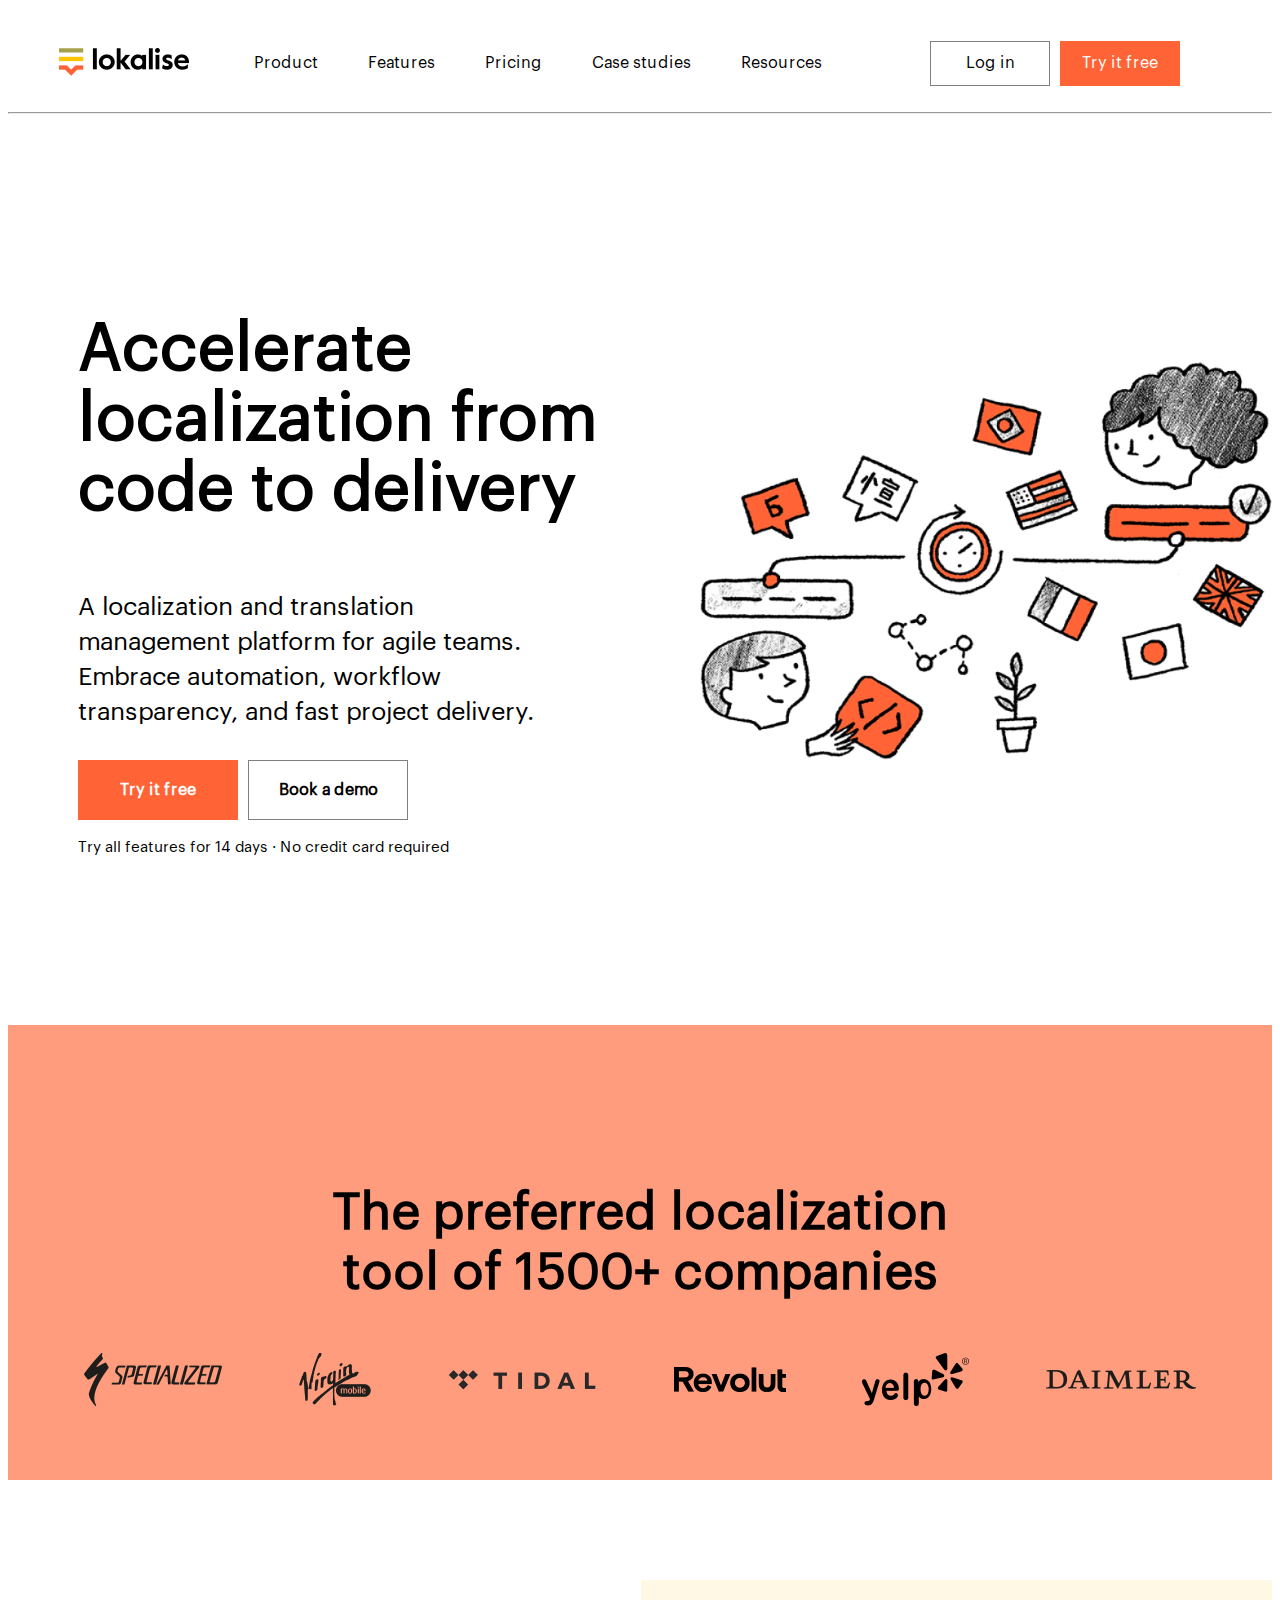
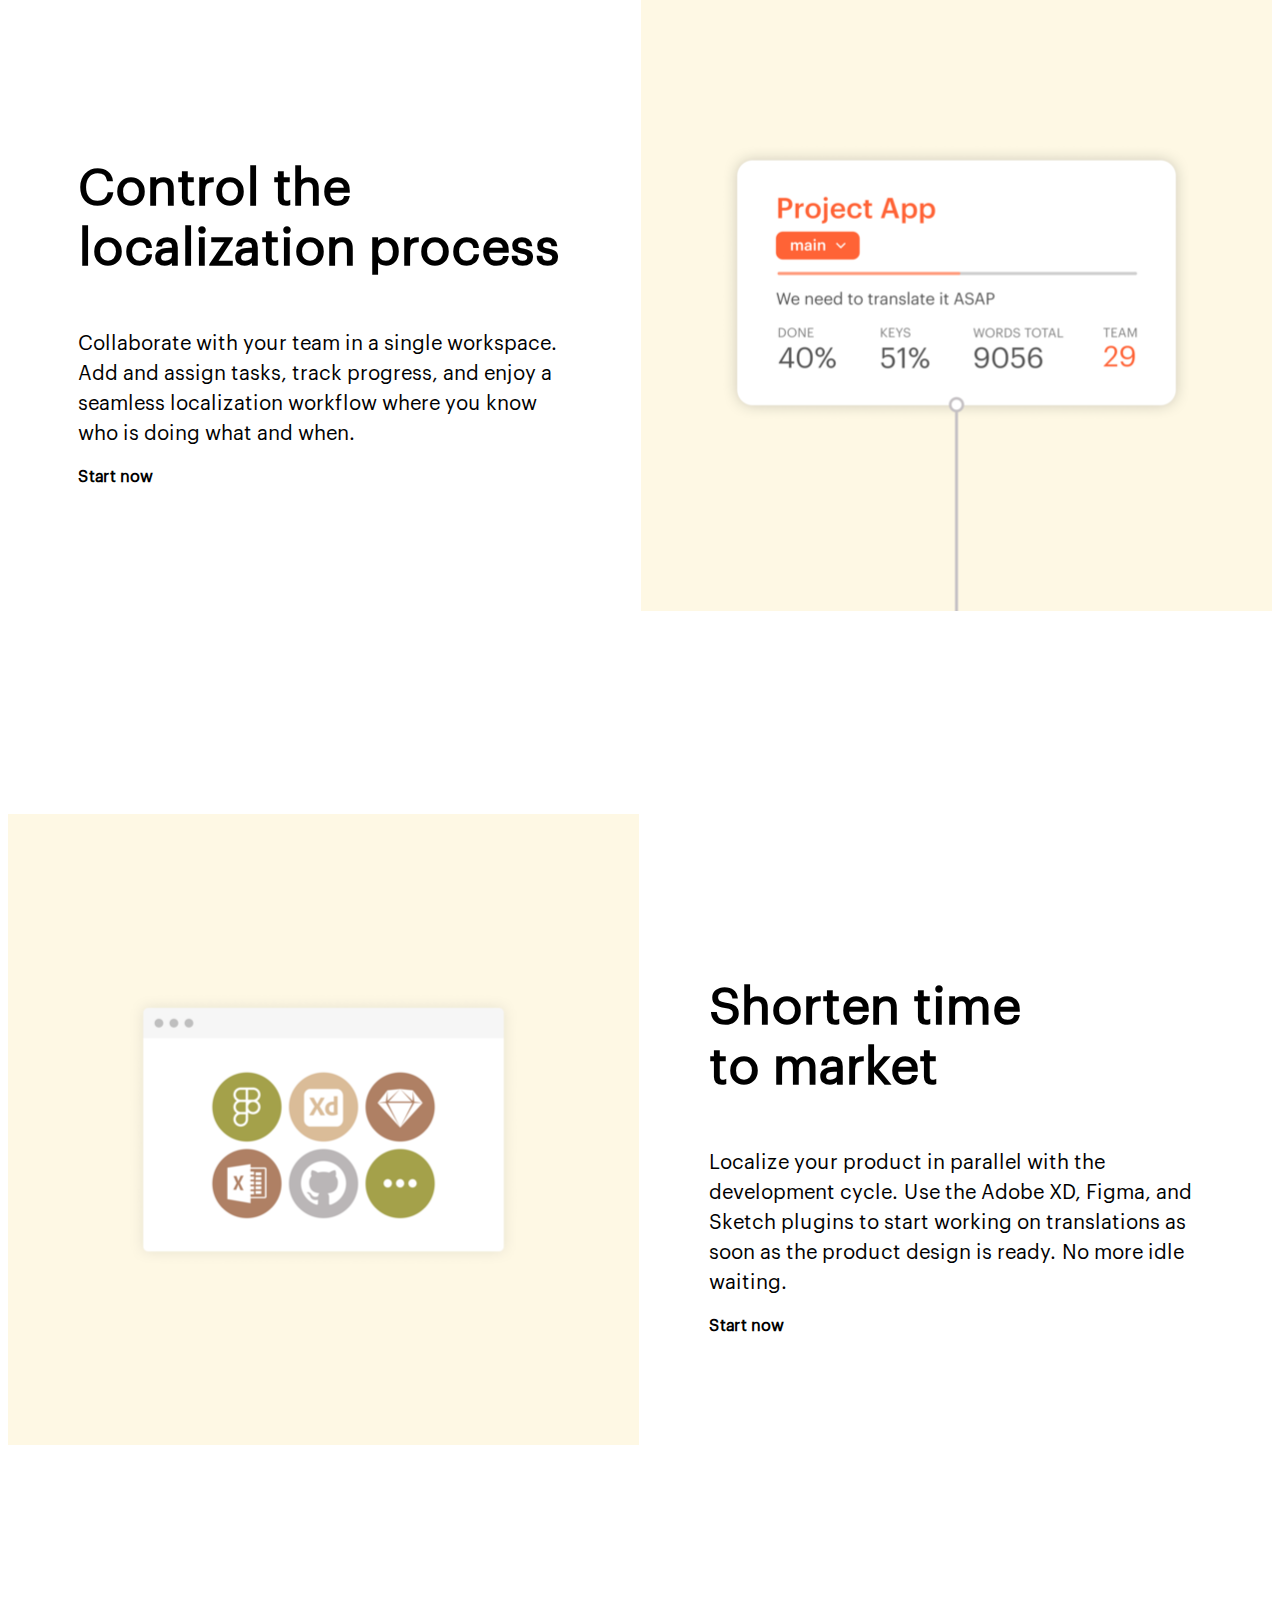
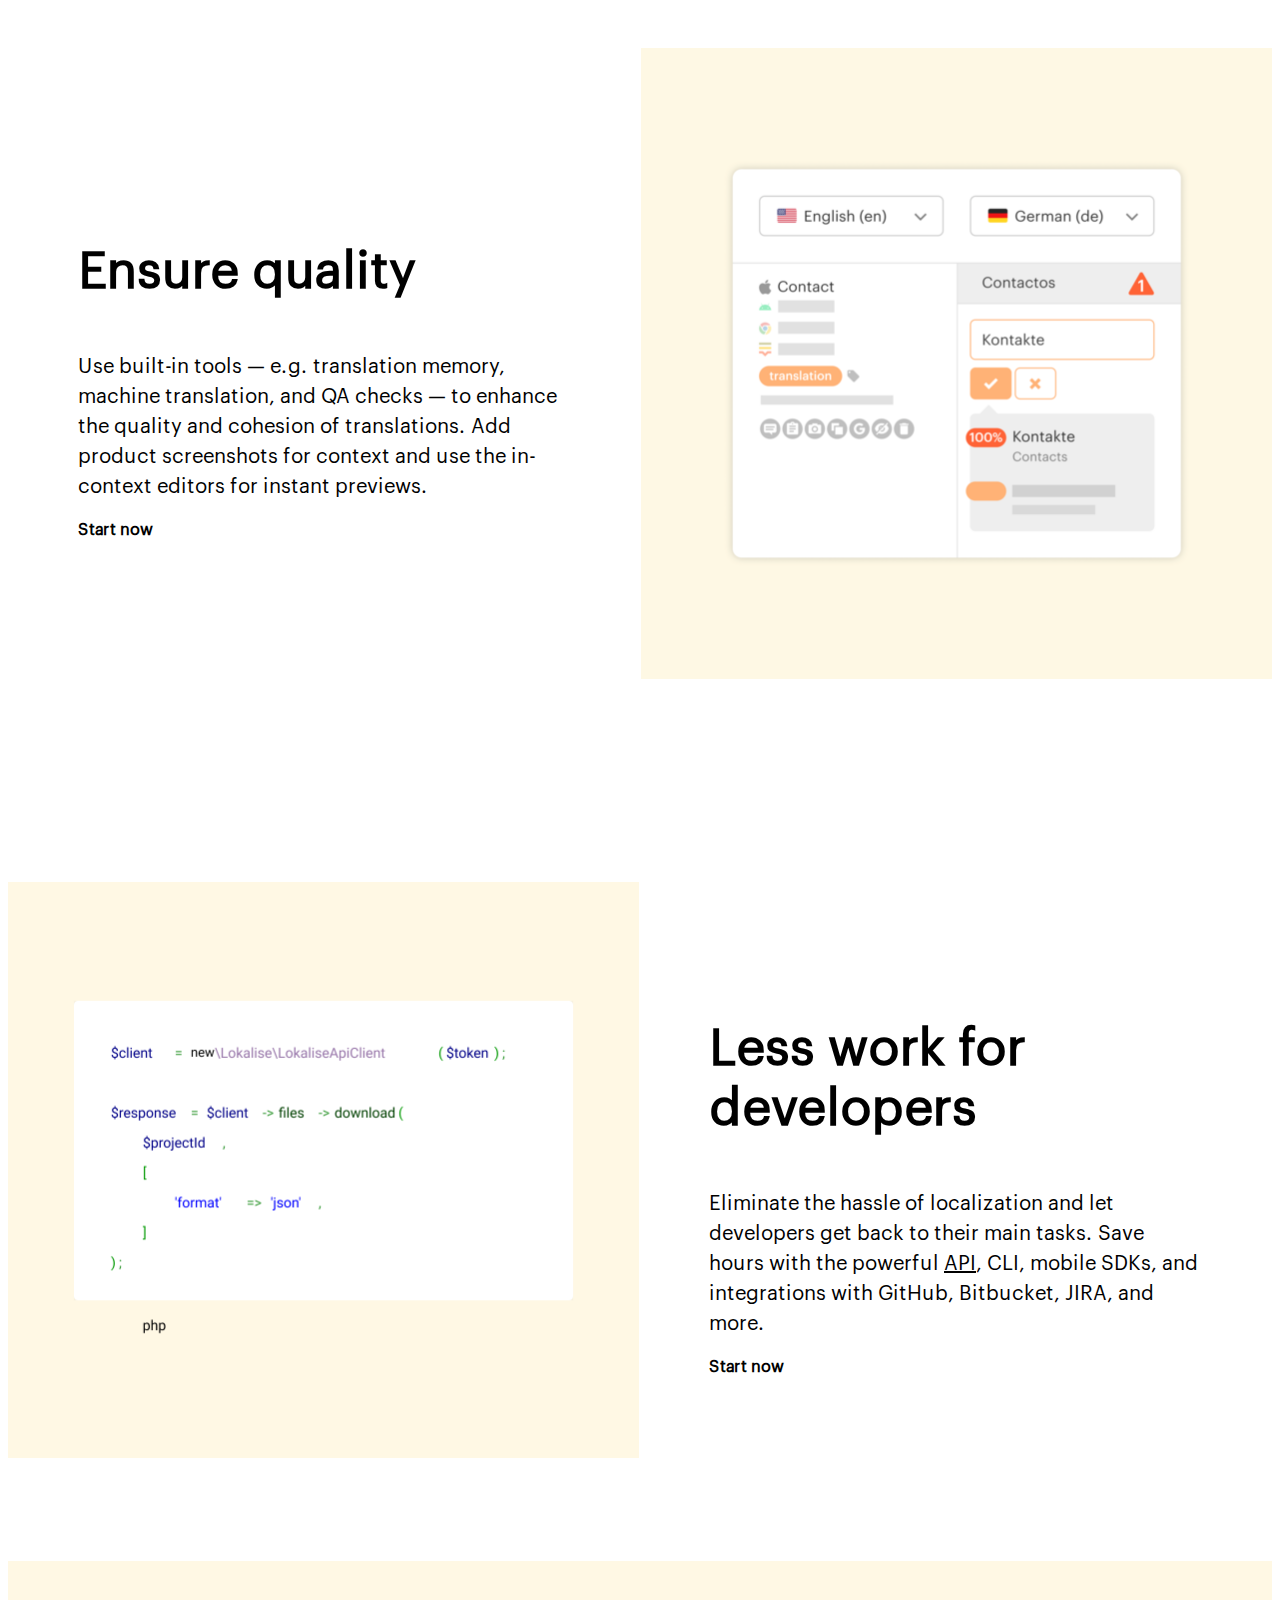
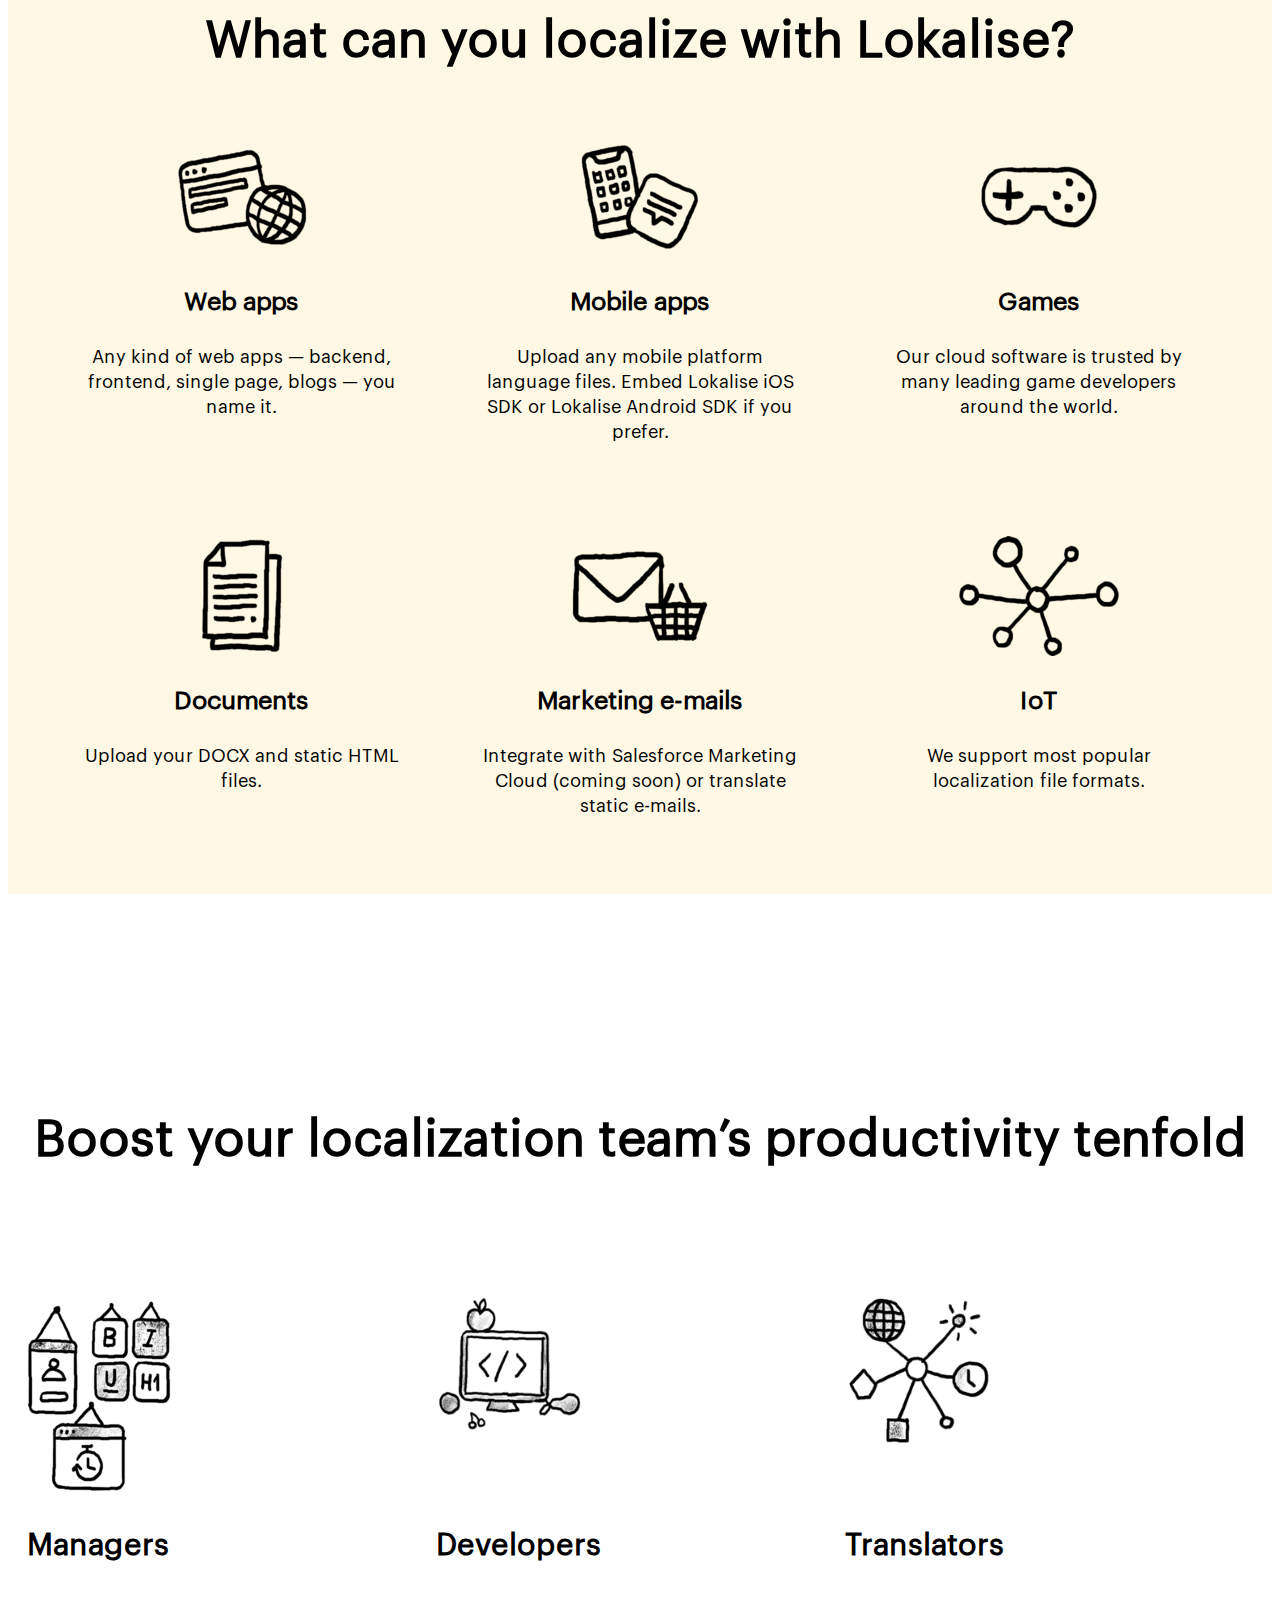
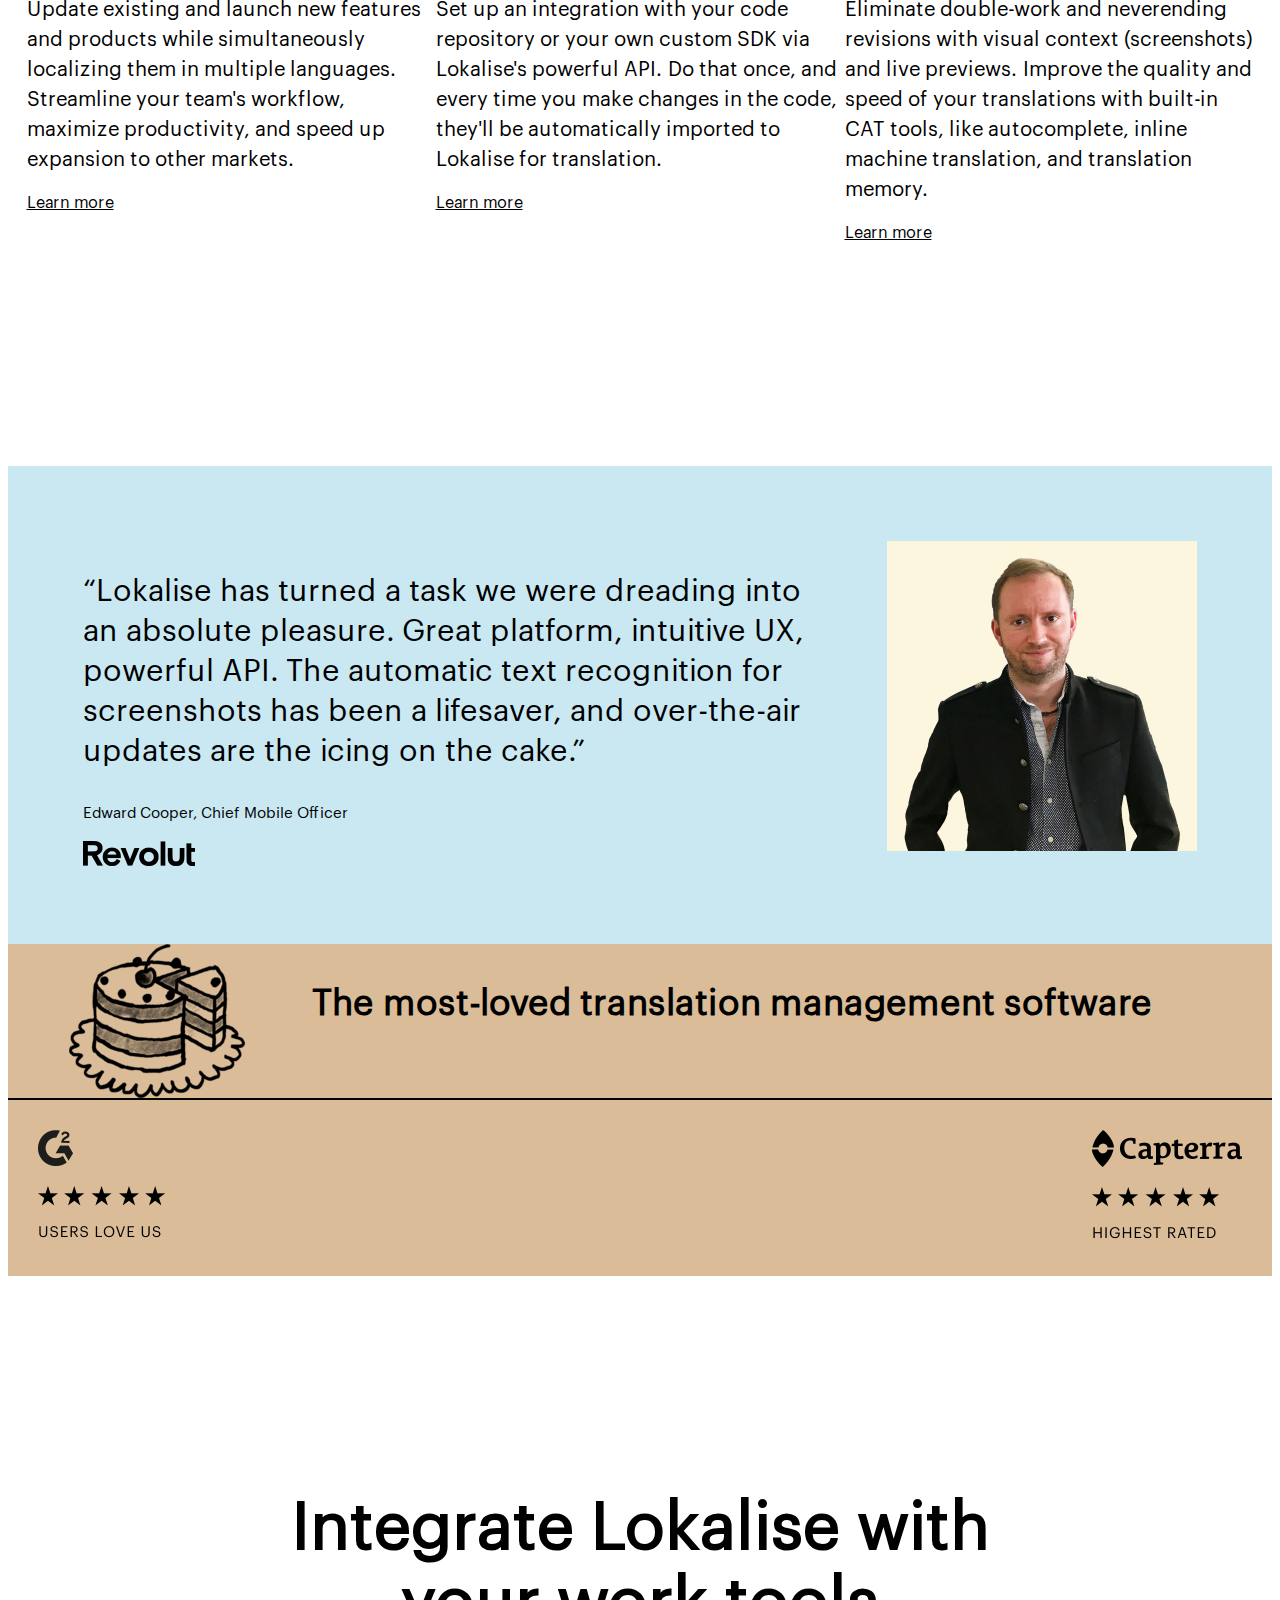
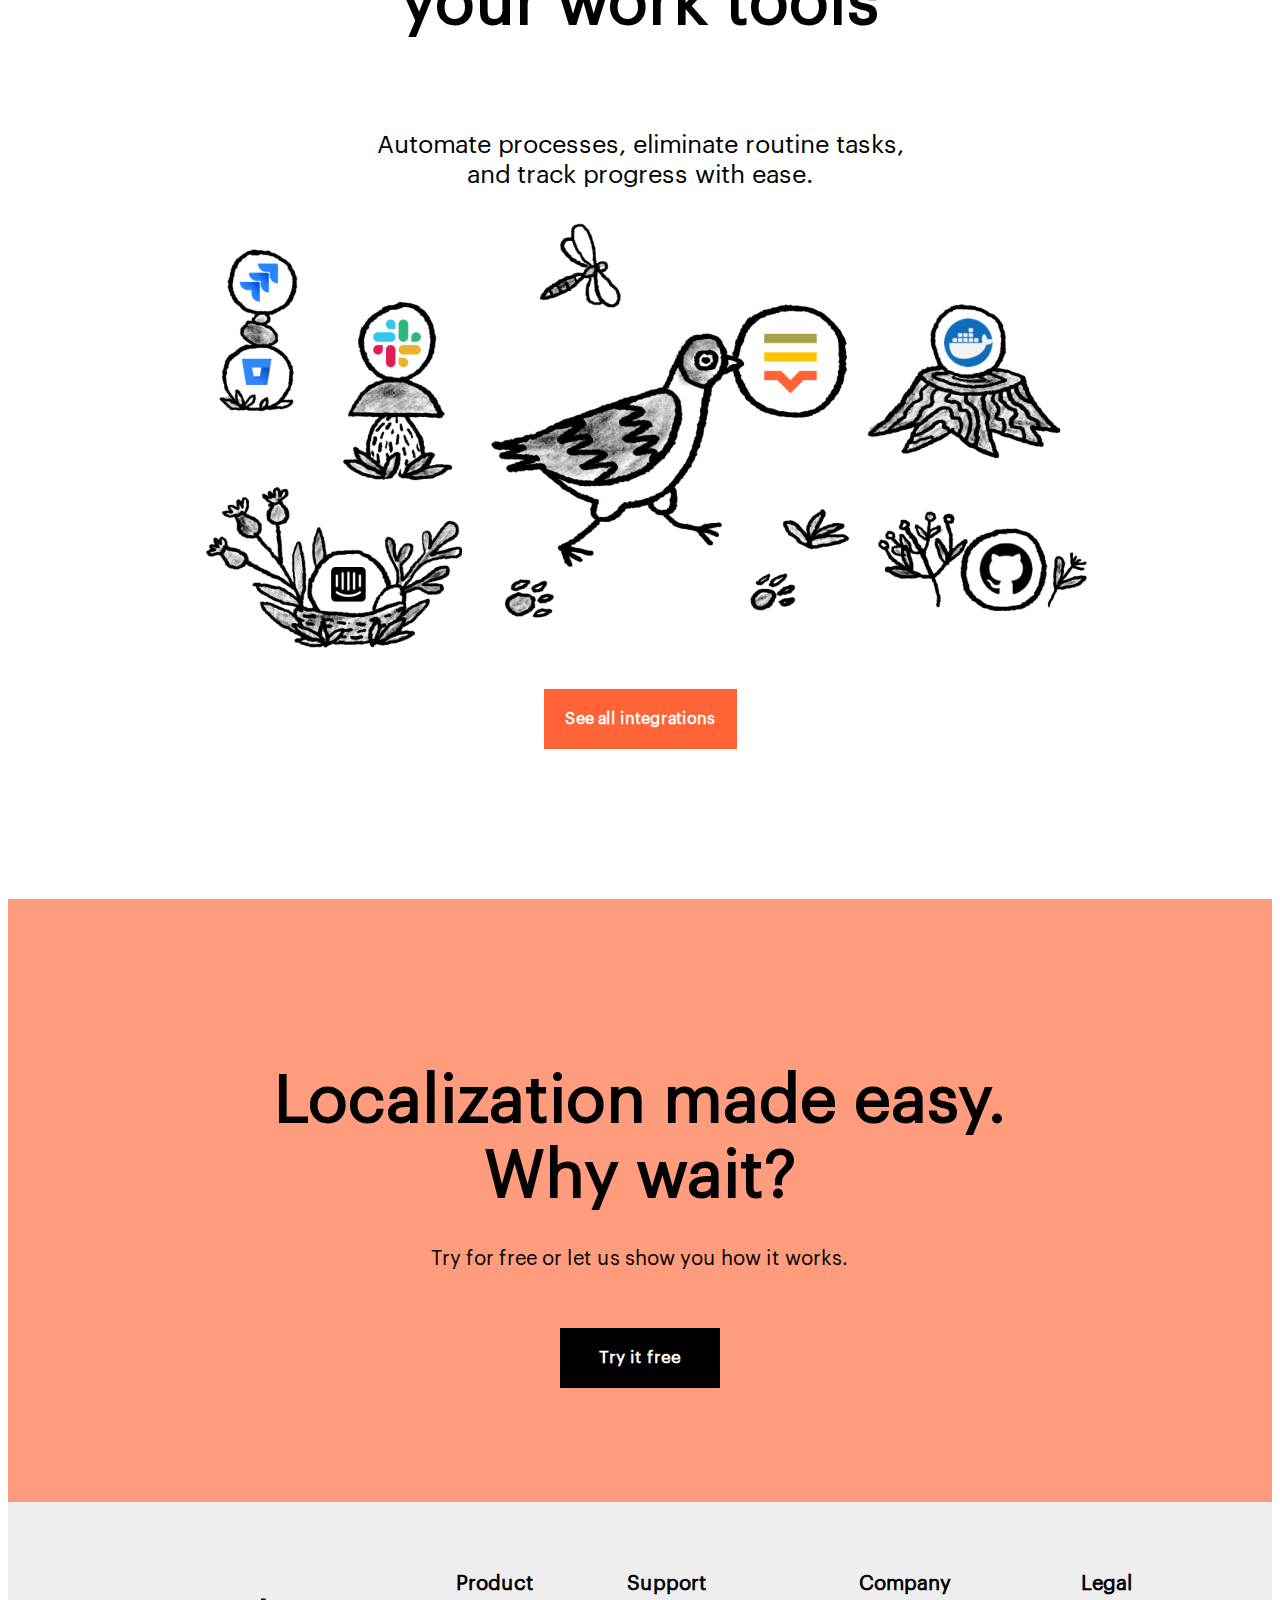
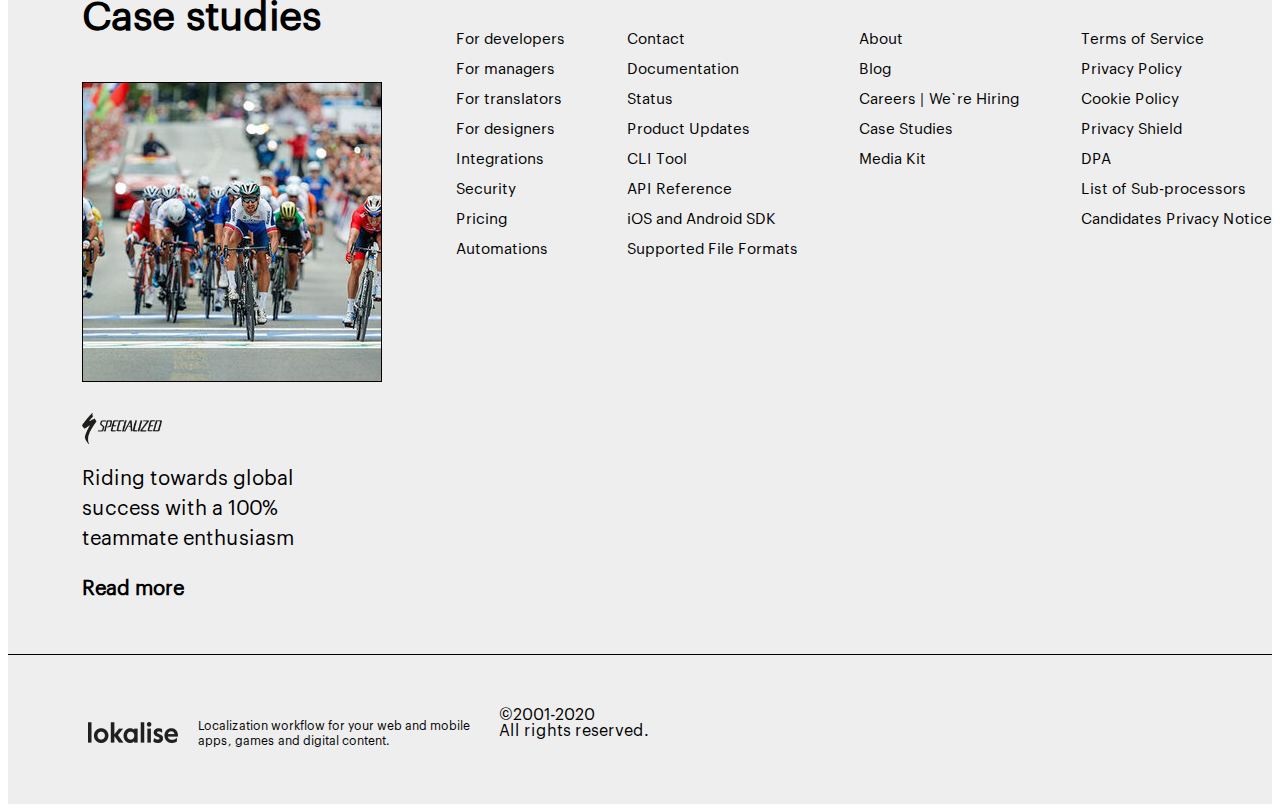
<file: page/index.html>
<!DOCTYPE html>
<html lang="en">
<head>
    <meta charset="UTF-8">
    <meta http-equiv="X-UA-Compatible" content="IE=edge">
    <meta name="viewport" content="width=device-width, initial-scale=1.0">
    <link rel="stylesheet" href="style.css">
    <title>Flexbox</title>
</head>
<body>
    
    <header id="header">
        <div class="container">
            <div class="logo" ><a href="#"><img class="logo" src="../images/image.png" alt="logo"> </a></div>
            <ul class="menu">
                <li class="options"><a href="#">Product</a></li>
                <li class="options"><a href="#">Features</a></li>
                <li class="options"><a href="#">Pricing</a></li>
                <li class="options"><a href="#">Case studies</a></li>
                <li class="options"><a href="#">Resources</a></li>
            </ul>
            <div class="right-menu">
                <a href="#" class="button">Log in</a>
                <a href="#" class="button">Try it free</a>
            </div>
            <div class="burger" >
            <a href="#">&#9776;</a>
            </div>
                
                
        </div>
        <hr>
    </header>
    <main id="main">
        <div class="text-and-picture">
        <div class="text">
            <p class="text-1">Accelerate localization from code to delivery</p>
            <p class="text-2">A localization and translation management platform for agile teams. Embrace automation, workflow transparency, and fast project delivery.</p>
            <div class="buttons-container">
                <a href="#" class="button-1">Try it free</a>
                <a href="#" class="button-1">Book a demo</a>
            </div>
            <p class="try">Try all features for 14 days · No credit card required</p>
        </div>
        <div class="picture-block">
            <img class="picture" src="../images/image1.png" alt="picture">
        </div>
        
        </div>
        <div class="partners-block">
            <p class="partners-text">
                The preferred localization tool of 1500+ companies
            </p>
            <div class="partners-logo">
                <img class="specialized" src="../images/specialized.png" alt="specialized">
                <img class="mobile" src="../images/mobile.png" alt="mobile">
                <img class="tidal" src="../images/tidal.png" alt="tidal">
                <img class="revolut" src="../images/revolut.png" alt="revolut">
                <img class="yelp" src="../images/yelp.png" alt="yelp">
                <img class="daimler" src="../images/daimiler.png" alt="daimler">
            </div>
        </div>
        <div class="text-and-picture">
            <div class="text">
                <p class="section-title">Control the localization process</p>
                <p class="section-description">Collaborate with your team in a single workspace. Add and assign tasks, track progress, and enjoy a seamless localization workflow where you know who is doing what and when.</p>
                <a class="link" href="#">Start now</a>

            </div>
            <div class="picture-block">
                <img class="section-image" src="../images/project app.png" alt="app">
            </div>
        </div>
        <div class="text-and-picture-reverse">
            <div class="text">
                <p class="section-title">Shorten time <br> to market</p>
                <p class="section-description">Localize your product in parallel with the development cycle. Use the Adobe XD, Figma, and Sketch plugins to start working on translations as soon as the product design is ready. No more idle waiting.</p>
                <a class="link" href="#">Start now</a>
            </div>
            <div class="picture-block">
                <img class="section-image" src="../images/icons.png" alt="icons">
            </div>
        </div>
            <div class="text-and-picture">
                <div class="text">
                    <p class="section-title">Ensure quality</p>
                    <p class="section-description">Use built-in tools — e.g. translation memory, machine translation, and QA checks — to enhance the quality and cohesion of translations. Add product screenshots for context and use the in-context editors for instant previews.</p>
                    <a class="link" href="#">Start now</a>
                </div>
                <div class="picture-block">
                    <img class="section-image" src="../images/kontakte.png" alt="kontakte">

                </div>
            </div>
        <div class="text-and-picture-reverse">
            <div class="text">
            <p class="section-title">Less work for developers</p>
            <p class="section-description">Eliminate the hassle of localization and let developers get back to their main tasks. Save hours with the powerful <u> API</u>, CLI, mobile SDKs, and integrations with  GitHub, Bitbucket, JIRA, and more.</p>
            <a class="link" href="#">Start now</a>
            </div>
        <div class="picture-block">
            <img class="section-image" src="../images/less.png" alt="less">
        </div>
        </div>
        <div class="lokalize-block">
            <p class="lokalize-text">What can you localize with Lokalise?</p>
            <ul class="possibilities">
                <li class="possibility">
                <img class="lokalize-image" src="../images/web.png" alt="web">
                <p class="possibilities-title">Web apps</p>
                <p class="possibilities-text">Any kind of web apps — backend, frontend, single page, blogs — you <br> name it.</p>
                </li>
                <li class="possibility">
                    <img class="lokalize-image" src="../images/mobile apps.png" alt="mobile apps">
                    <p class="possibilities-title">Mobile apps</p>
                    <p class="possibilities-text-2">Upload any mobile platform language files. Embed Lokalise iOS SDK or Lokalise Android SDK if you prefer. </p>
                    </li>
                    <li class="possibility">
                        <img class="lokalize-image" src="../images/games.png" alt="games">
                        <p class="possibilities-title">Games</p>
                        <p class="possibilities-text">Our cloud software is trusted by many leading game developers around the world.</p>
                    </li>
            </ul>
                    <ul class="possibilities-row-2">
                    <li class="possibility">
                        <img class="lokalize-image" src="../images/documents.png" alt="documents">
                        <p class="possibilities-title">Documents</p>
                        <p class="possibilities-text">Upload your DOCX and static HTML files.</p>
                    </li>
                    <li class="possibility">
                        <img class="lokalize-image" src="../images/envelope.png" alt="envelope">
                        <p class="possibilities-title">Marketing e-mails</p>
                        <p class="possibilities-text">Integrate with Salesforce Marketing Cloud (coming soon) or translate static e-mails.</p>
                    
                    </li>
                    <li class="possibility">
                        <img class="lokalize-image" src="../images/iot.png" alt="iot">
                        <p class="possibilities-title">IoT</p>
                        <p class="possibilities-text">We support most popular localization file formats.</p>
                    </li>
                    </ul>
           
        </div>
        <div class="productivity">
            <p class="boost">Boost your localization team’s productivity tenfold</p>
            <div class="localization-team-container">
                <div class="managers">
                    <div class="productivity-image-block">
                    <img class="productivity-image" src="../images/managers.png" alt="managers">
                    </div>
                    <p class="productivity-title">Managers</p>
                    <p class="productivity-description">Update existing and launch new features and products while simultaneously localizing them in multiple languages. Streamline your team's workflow, maximize productivity, and speed up expansion to other markets.</p>
                    <a class="learn-more-link" href="#">Learn more</a>
                </div>
                <div class="developers">
                    <div class="productivity-image-block">
                    <img class="productivity-image" src="../images/developers.png" alt="developers">
                    </div>
                    <p class="productivity-title">Developers</p>
                    <p class="productivity-description">Set up an integration with your code repository or your own custom SDK via Lokalise's powerful API. Do that once, and every time you make changes in the code, they'll be automatically imported to Lokalise for translation.</p>
                    <a class="learn-more-link" href="#">Learn more</a>
                </div>
                <div class="translators">
                    <div class="productivity-image-block">
                        <img class="productivity-image" src="../images/translators.png" alt="translators">
                    </div>
                    <p class="productivity-title">Translators</p>
                    <p class="productivity-description">Eliminate double-work and neverending revisions with visual context (screenshots) and live previews. Improve the quality and speed of your translations with built-in CAT tools, like autocomplete, inline machine translation, and translation memory.</p>
                    <a class="learn-more-link" href="#">Learn more</a>
                </div>
            </div>
        </div>
        <div class="edward-cooper-block">
            <div class="quote-block">
                <p class="quote">“Lokalise has turned a task we were dreading into an absolute pleasure. Great platform, intuitive UX, powerful API. The automatic text recognition for screenshots has been a lifesaver, and over-the-air updates are the icing on the cake.”</p>
<p class="chief">Edward Cooper, Chief Mobile Officer</p>
<img class="revolut" src="../images/revolut.png" alt="revolut">
            </div>
            <div class="edward-cooper-image-block">
                <img class="edward-cooper-image" src="../images/edward cooper.png" alt="edward">
            </div>
        </div>
        <div class="cake-block">
            <div class="content">
                <div class="cake-and-text">
                <img class="cake-image" src="../images/cake.png" alt="cake">
                <p class="cake-text">The most-loved translation management software</p>
                </div>
                <div class="rating">
                    <div class="g2-image">
                    <img class="g2" src="../images/g2.png" alt="g2">
                    </div>
                    <div class="captera-image">
                    <img class="captera" src="../images/captera.png" alt="captera">
                    </div>
                </div>
            </div>
        </div>
        <div class="integrations">
            <div class="integrations-block">
            <p class="integrations-title">Integrate Lokalise with your work tools</p>
            <p class="integrations-text">Automate processes, eliminate routine tasks, and track progress with ease.</p>
            </div>
            <div class="integrations-image-block">
            <img class="integrations-image" src="../images/integrations.png" alt="integrations">
            </div>
            <a class="integrations-button" href="#">See all integrations</a>

        </div>
        <div class="offer-block">
            <p class="offer-block-text">Localization made easy. Why wait?</p>
            <p class="offer-block-text-2">Try for free or let us show you how it works.</p>
            <a class="offer-button" href="#">Try it free</a>
        </div>
        <div class="additional-info">
            <div class="case-studies">
                <p class="case-studies-text">Case studies</p>
                <img class="bikers-image" src="../images/bikers.png" alt="bikers">
                <img class="mini-specialized" src="../images/specialized.png" alt="mini-specialized">
                <p class="case-studies-text-2">Riding towards global success with a 100% teammate enthusiasm</p>
                <a class="read-more-link" href="#">Read more</a>

            </div>
            <div class="useful-links">
                <div class="links-container">
                    <p class="links-title">Product</p>
                    <a class="links" href="#">For developers</a>
                    <a class="links" href="#">For managers</a>
                    <a class="links" href="#">For translators</a>
                    <a class="links" href="#">For designers</a>
                    <a class="links" href="#">Integrations</a>
                    <a class="links" href="#">Security</a>
                    <a class="links" href="#">Pricing</a>
                    <a class="links" href="#">Automations</a>
                </div>
                <div class="links-container">
                    <p class="links-title">Support</p>
                    <a class="links" href="#">Contact</a>
                    <a class="links" href="#">Documentation</a>
                    <a class="links" href="#">Status</a>
                    <a class="links" href="#">Product Updates</a>
                    <a class="links" href="#">CLI Tool</a>
                    <a class="links" href="#">API Reference</a>
                    <a class="links" href="#">iOS and Android SDK</a>
                    <a class="links" href="#">Supported File Formats</a>
                </div>
                <div class="links-container">
                    <p class="links-title">Company</p>
                    <a class="links" href="#">About</a>
                    <a class="links" href="#">Blog</a>
                    <a class="links" href="#">Careers | We`re Hiring</a>
                    <a class="links" href="#">Case Studies</a>
                    <a class="links" href="#">Media Kit</a>
                    
                </div>
                <div class="links-container">
                    <p class="links-title">Legal</p>
                    <a class="links" href="#">Terms of Service</a>
                    <a class="links" href="#">Privacy Policy</a>
                    <a class="links" href="#">Cookie Policy</a>
                    <a class="links" href="#">Privacy Shield</a>
                    <a class="links" href="#">DPA</a>
                    <a class="links" href="#">List of Sub-processors</a>
                    <a class="links" href="#">Candidates Privacy Notice</a>
                </div>
            </div>

        </div>
    </main>
    <footer class="footer">
        <div class="logo-and-text">
            <div class="logo-block">
            <img class="footer-logo" src="../images/footer logo.png" alt="logo">
            </div>
            <p class="footer-text">Localization workflow for your web and mobile apps, games and digital content.</p>
        </div>
        <div class="rights">
            <p class="years">©2001-2020</p>
            <p class="rights-text">All rights reserved.</p>
        </div>
    </footer>
        
</body>
</html>
</file>
<file: page/style.css>
* {
  box-sizing: border-box;
}
@font-face {
  font-family: "GraphikLCG";
  src: url(../fonts/GraphikLCG-Regular.woff) format(woff);
}
body {
  font-family: "GraphikLCG";
}
#header {
  padding-top: 31px;
}
.container {
  display: flex;
  align-items: center;
  padding: 0 51px;
}
.logo {
  width: 130px;
}
.menu {
  display: flex;
}
a {
  text-decoration: none;
  color: #000;
}
.options {
  list-style-type: none;
  margin: 0 25px;
}
.burger {
  position: absolute;
    right: 10px;
    font-size: 30px;
    padding-right: 10px;
    
}
@media (min-width : 1181px) {
  .burger {
    display: none;
  }
}
.right-menu {
  position: absolute;
  width: 250px;
  right: 100px;
  display: flex;
  justify-content: space-between;
}
@media (max-width : 1180px) {
  .right-menu, .menu {
    display: none;
  }
}
.picture {
  width: 100%;
  height: auto;
  max-width: 632px;
}
@media (max-width : 1024px) and (min-width : 660px) {
  .picture {
    padding-left: 70px;
  }
}

.button {
  list-style-type: none;
  height: 45px;
  text-align: center;
  width: 120px;
  display: flex;
  justify-content: center;
  align-items: center;
  border: 1px solid rgba(0, 0, 0, 0.5);
}

.button:last-child {
  color: white;
  background: #ff6336;
  border: none;
}
hr {
  margin-top: 25px;
}
#main {
  padding-top: 128px;
  margin: 0 auto;
}
.text {
  font-weight: 600;

  padding: 0 70px;
}


.text-1 {
  width: 552px;
  font-size: 65px;
  line-height: 70px;
}
@media (max-width : 1024px) {
  .text-1 {
    font-size: 40px;
    
    width: 100%;
    line-height: 50px;
  }
}
.text-2 {
  font-weight: 400;
  font-size: 25px;
  width: 471px;
  line-height: 35px;
}
@media (max-width : 1024px) {
  .text-2 {
    width: 100%;
    line-height: 30px;
font-size: 20px;
  }
}
.buttons-container {
  display: flex;
  justify-content: space-between;
  width: 330px;
  margin-top: 30px;
}
@media (max-width : 427px) {
  .buttons-container {
    flex-direction: column;
    width: 100%;
  }
}
.button-1 {
  list-style-type: none;
  height: 60px;
  text-align: center;
  width: 160px;

  border: 1px solid rgba(0, 0, 0, 0.5);
  display: flex;
  justify-content: center;
  align-items: center;
}
@media (max-width : 427px) {
  .button-1 {
    margin-top: 10px;
  }
}
.button-1:first-child {
  background-color: #ff6336;
  color: white;
  border: none;
}
.try {
  font-weight: 400;
  font-size: 15px;
  line-height: 25px;
}

.text-and-picture {
  display: flex;
  align-items: center;
  justify-content: center;
  width: 100%;
}
@media (max-width : 1024px) {
  .text-and-picture {
    
    display: block;
  }
}
.partners-block {
  background: #ff9c7d;
  text-align: center;
  height: 455px;
  padding-top: 108px;
  margin-top: 150px;
}
@media (max-width : 767px) {
  .partners-block {
    width: 100%;
  }
}
.partners-text {
  font-weight: 600;
  font-size: 50px;
  line-height: 60px;

  width: 720px;
  display: inline-block;

  text-align: center;
}
@media (max-width : 768px) {
  .partners-text {
    font-size: 30px;
    line-height: 30px;
    width: 100%;
  }
}
.partners-logo {
  display: flex;
  justify-content: space-evenly;
  align-items: center;
  flex-wrap: wrap;
}


.specialized {
  width: 138px;
  height: 53px;
}
.mobile {
  width: 72px;
  height: 53px;
}
.yelp {
  width: 107px;
  height: 53px;
}
.daimler {
  width: 150px;
  height: 19px;
}
.tidal {
  width: 150px;
  height: 21px;
}
.revolut {
  width: 112px;
  height: 25px;
}
@media (max-width : 768px) and (min-width : 582px) {
  .specialized, .mobile, .tidal, .revolut, .yelp, .daimler  {
    margin: 30px;
  }
}
.section-title {
  width: 493px;
  font-weight: 600;
  font-size: 50px;
  line-height: 60px;
}
@media (max-width : 1024px) {
  .section-title {
    font-size: 40px;
    width: 100%;
    line-height: 50px;
  }
}
.section-description {
  width: 491px;
  font-weight: 400;
  font-size: 20px;
  line-height: 30px;
}
@media (max-width : 1024px) {
  .section-description {
    width: 100%;
    line-height: 30px;
    font-size: 20px;
  }
}
.text-and-picture-reverse {
  display: flex;
  align-items: center;
  flex-direction: row-reverse;
  justify-content: center;
}
@media (max-width : 1024px) {
  .text-and-picture-reverse {
    display: block;
  }
}
.section-image {
  width: 100%;
  height: auto;
max-width: 632px;
  margin-top: 100px;
  margin-bottom: 100px;
}
@media (max-width : 1024px) and (min-width : 660px) {
  .section-image {
    
    padding-left: 70px;
  }
}
.lokalize-block {
  background-color: #fff8e4;
  text-align: center;
}
.lokalize-text {
  font-weight: 600;
  font-size: 50px;
  line-height: 60px;
  width: 100%;
  text-align: center;
  display: inline-block;
}
@media (max-width : 768px) {
  .lokalize-text {
    font-size: 25px;
    width: 100%;
  }
}
.possibilities {
  display: flex;
  justify-content: space-evenly;
  flex-wrap: wrap;
  padding: 0;
  flex-direction: row;
}
@media (max-width : 768px) {
  .possibilities {
    flex-direction: column;
    align-items: center;
  }
}

.lokalize-image {
  width: 160px;
}
.possibilities-title {
  text-align: center;
  font-weight: 600;
  font-size: 25px;
  line-height: 35px;
}
.possibilities-text {
  font-weight: 400;
  font-size: 18px;
  line-height: 25px;
  width: 330px;
}

.possibility {
  margin-bottom: 57px;
  width: 330px;
  list-style-type: none;
}
@media (max-width : 767px) {
  .possibility {
    flex: 0 0 45%;
  }
}
.possibilities-text-2 {
  width: 330px;
  font-weight: 400;
  font-size: 18px;
  line-height: 25px;
}
.possibilities-row-2 {
  display: flex;
  flex-direction: row;
  padding: 0;
  width: 100%;
  justify-content: space-evenly;
  flex-wrap: wrap;
}
@media (max-width : 768px) {
  .possibilities-row-2 {
    flex-direction: column;
    align-items: center;
  }
}
.productivity {
  padding: 150px 0 150px;
}
.boost {
  font-weight: 600;
  font-size: 50px;
  line-height: 60px;
  text-align: center;
}
@media (max-width : 767px) {
  .boost {
    font-size: 25px;
    line-height: 30px;
  }
}
.productivity-image {
  width: 145px;
}
.localization-team-container {
  display: flex;
  padding: 75px 75px;
  justify-content: center;
}
@media (max-width : 1240px) {
  .localization-team-container {
    flex-direction: column;
  }
}
.managers,
.developers,
.translators {
  width: 439.98px;
}
@media (max-width : 1240px) {
  .managers, .developers, .translators {
    width: 100%;
    padding-bottom: 60px;
  }
}
.productivity-description {
  font-weight: 400;
  font-size: 20px;
  line-height: 30px;
  width: 409px;
}
@media (max-width : 1240px) {
  .productivity-description {
    width: 100%;
  }
}
.productivity-title {
  font-weight: 600;
  font-size: 30px;
  line-height: 40px;
}
.learn-more-link {
  text-decoration: underline;
}
.productivity-image-block {
  height: 200px;
}
.edward-cooper-block {
  display: flex;
  background: #c9e8f2;
  padding: 75px 75px;
  justify-content: center;
}
@media (max-width : 1024px) {
  .edward-cooper-block {
    flex-direction: column-reverse;
  }
}
.quote-block {
  width: 895px;
}
@media (max-width : 1024px) {
  .quote-block {
    width: 100%;
    text-align: center;
  }
}
.quote {
  font-weight: 400;
  font-size: 30px;
  line-height: 40px;
}
@media (max-width : 1024px) {
  .quote {
    font-size: 25px;
    line-height: 30px;
   
  }
}
.chief {
  font-weight: 400;
  font-size: 15px;
  line-height: 25px;
}
.edward-cooper-image-block {
  text-align: center;
}
.edward-cooper-image {
  width: 310px;
  margin-left: 50px;
}
@media (max-width : 1024px) {
  .edward-cooper-image {
    width: 250px;
    border-radius: 150px;
    margin-left: 0;
  }
}
.cake-block {
  background: #dabc98;
  display: flex;
  justify-content: center;
  height: 332px;
}
@media  (max-width : 768px) {
  .cake-block {
    
    height: 100%;
  }
  
}
.cake-image {
  width: 176px;
}

  

.content {
  display: flex;
  align-items: center;
}
@media (max-width : 1280px)  {
  .content {
    flex-direction: column;
    text-align: center;
    width: 100%;
  }
}
.cake-text {
  font-weight: 600;
  font-size: 35px;
  line-height: 50px;
 
  margin-left: 67px;
}
@media (max-width : 1024px)  {
  .cake-text {
    font-size: 30px;
    
  }
}
.g2 {
  width: 128px;
}
.rating {
  display: flex;
  justify-content: space-around;
  border-left: 2px solid #000000;
  width: 481px;
}
@media (max-width : 1280px)  {
  .rating {
    border-left: none;
    border-top:  2px solid #000000;
    padding: 30px;
    width: 100%;
    justify-content: space-between;
  }
}
.cake-and-text {
  display: flex;
  margin-right: 60px;
}
@media (max-width : 768px) {
  .cake-and-text {
    flex-direction: column;
    align-items: center;
    margin: 0;
  }
}
.captera {
  width: 150px;
}
.integrations {
  padding-top: 150px;
  text-align: center;
  padding-bottom: 150px;
}
@media (max-width : 768px) {
  .integrations {
    padding-top: 75px;
  }
}
.integrations-title {
  font-weight: 600;
  font-size: 65px;
  line-height: 75px;

  width: 791px;
}
@media (max-width : 1024px) {
  .integrations-title {
    font-size : 40px;
    width: 100%;
  }
}
.integrations-text {
  font-weight: 400;
  font-size: 25px;
  line-height: 30px;
  width: 539px;
}
@media (max-width : 1024px) {
  .integrations-text {
    font-size: 20px;
    width: 100%;
  }
 }
.integrations-image {
  width: 100%;
  max-width: 1023px;
}


.integrations-block {
  display: flex;
  flex-direction: column;
  align-items: center;
}
.integrations-image-block {
  padding-bottom: 25px;
}
.integrations-button {
  background: #ff6336;
  width: 193px;
  font-weight: 600;
  font-size: 16px;
  line-height: 60px;
  color: white;

  display: inline-block;
}
@media (max-width : 768px) {
  .integrations-button {
    font-size: 13px;
  }
}
.offer-block {
  background: #ff9c7d;
  text-align: center;
  height: 603px;
  display: flex;
  align-items: center;
  text-align: center;
  flex-direction: column;
  padding-top: 100px;
}
@media (max-width : 848px) {
  .offer-block {
    height: 400px;
  }
}
.offer-block-text {
  font-weight: 600;
  font-size: 65px;
  line-height: 75px;
  width: 784px;
  margin-bottom: 30px;
}
@media (max-width : 848px) {
  .offer-block-text {
    font-size: 35px;
    line-height: 30px;
    width: 100%;
  }
}
.offer-block-text-2 {
  font-weight: 400;
  font-size: 20px;
  line-height: 30px;
  margin: 0;
}
.offer-button {
  background: #000000;
  font-weight: 600;
  font-size: 17px;
  line-height: 60px;
  color: #ffffff;
  width: 160px;
  margin-top: 54px;
}
@media (max-width : 768px) {
  .offer-button {
    font-size: 15px;
  }
}
.case-studies {
  padding: 50px 74px;
  display: flex;
  flex-direction: column;
  justify-content: flex-start;
}
@media (max-width : 1102px) {
  .case-studies {
justify-content: flex-start;
width: 100%;
padding: 50px 74px 15px ;
  }
}
.case-studies-text {
  font-weight: 600;
  font-size: 40px;
  line-height: 50px;
}
.bikers-image {
  width: 300px;
}
@media (max-width : 848px) {
  .bikers-image {
    width: 100%;
    height: auto;
  }
}
.mini-specialized {
  width: 80px;
  margin-top: 31px;
}
.case-studies-text-2 {
  font-weight: 400;
  font-size: 20px;
  line-height: 30px;
  width: 290px;
}
@media (max-width : 1102px) {
  .case-studies-text-2 {
    width: 100%;
  }
}
.read-more-link {
  font-weight: 600;
  font-size: 20px;
  line-height: 30px;
}
.additional-info {
  display: flex;
  background: #eeeeee;
  border-bottom: 1px solid #000000;
  justify-content: center;
}
@media (max-width : 1102px ) {
  .additional-info {
    width: 100%;
    flex-direction: column;
    align-items: center;
  }
}
.links-container {
  display: flex;
  flex-direction: column;
  padding: 50px 0 0 0;
  white-space: nowrap;
}
@media (max-width : 1024px) {
  .links-container {
    flex: 0 1 45%;
    margin-bottom: 40px;
  }
}
.links-title {
  font-style: normal;
  font-weight: 600;
  font-size: 20px;
  line-height: 25px;
}
.links {
  font-weight: 400;
  font-size: 15px;
  line-height: 15px;
  margin-top: 15px;
}
.useful-links {
  display: flex;
  flex-wrap: wrap;
  width: 100%;
  justify-content: space-between;
}

.footer {
  background: #eeeeee;
  display: flex;
  padding: 52px 80px 43px;
}
@media (max-width : 728px) {
  .footer {
    flex-direction: column;
    padding: 52px 0;
  }
}
.footer-logo {
  width: 90px;
}
.footer-text {
  font-weight: 400;
  font-size: 12px;
  line-height: 15px;
  width: 301px;
}
.logo-and-text {
  display: flex;
  align-items: center;
  justify-content: space-between;
  width: 411px;
}
@media (max-width : 728px) {
  .logo-and-text {
    flex-direction: column;
    align-items: flex-start ;
    width: 100%;
  }
}

@media (max-width : 728px) {
  .rights {
    margin-top: 30px;
  }
}
.years,
.rights-text {
  margin: 0;
}
</file>
